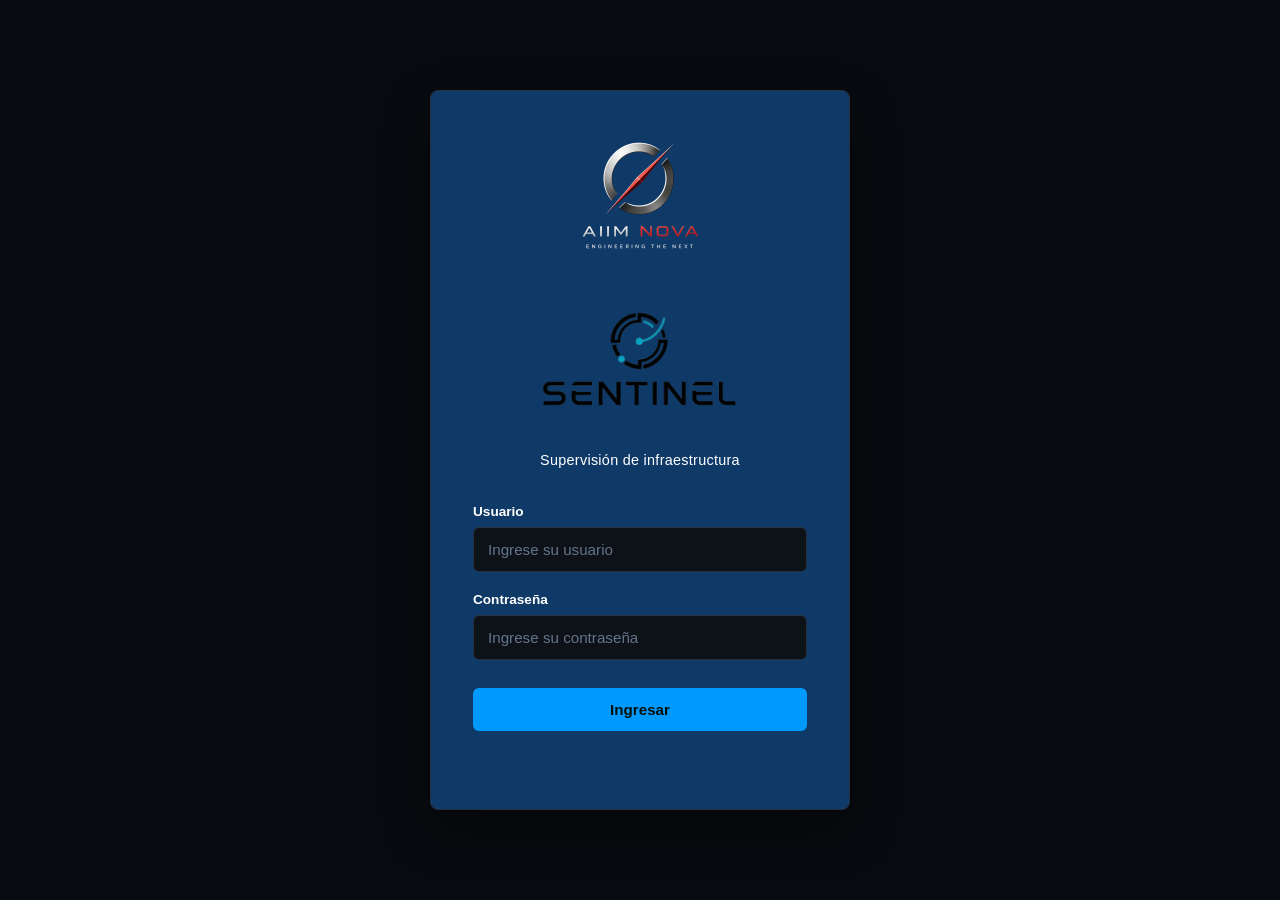
<file: index.html>
<!DOCTYPE html>
<html lang="es">
<head>
    <meta charset="UTF-8">
    <meta name="viewport" content="width=device-width, initial-scale=1.0">

    <title>SENTINEL | AIIM Nova</title>

    <meta 
        name="description" 
        content="SENTINEL - Plataforma de supervisión de infraestructura de AIIM Nova."
    >

    <link rel="stylesheet" href="css/style.css">
</head>

<body>

    <main class="login-container">

        <section class="login-panel">

            <div class="brand">

                <div class="brand-aiim">

                    <img
                        src="assets/AIIMNOVA_color_S.png"
                        alt="AIIM Nova"
                    >

                </div>


                <div class="brand-sentinel">

                    <img
                        src="assets/SENTINEL_color_S.png"
                        alt="SENTINEL"
                    >

                </div>


                <p>
                    Supervisión de infraestructura
                </p>

            </div>

            <form id="login-form">

                <div class="form-group">
                    <label for="username">Usuario</label>

                    <input 
                        type="text"
                        id="username"
                        name="username"
                        placeholder="Ingrese su usuario"
                        autocomplete="username"
                        required
                    >
                </div>

                <div class="form-group">
                    <label for="password">Contraseña</label>

                    <input 
                        type="password"
                        id="password"
                        name="password"
                        placeholder="Ingrese su contraseña"
                        autocomplete="current-password"
                        required
                    >
                </div>

                <button type="submit" id="login-button">
                    Ingresar
                </button>

                <p id="login-message" class="login-message"></p>

            </form>

        </section>

    </main>

    <script src="js/app.js"></script>

</body>
</html>
</file>
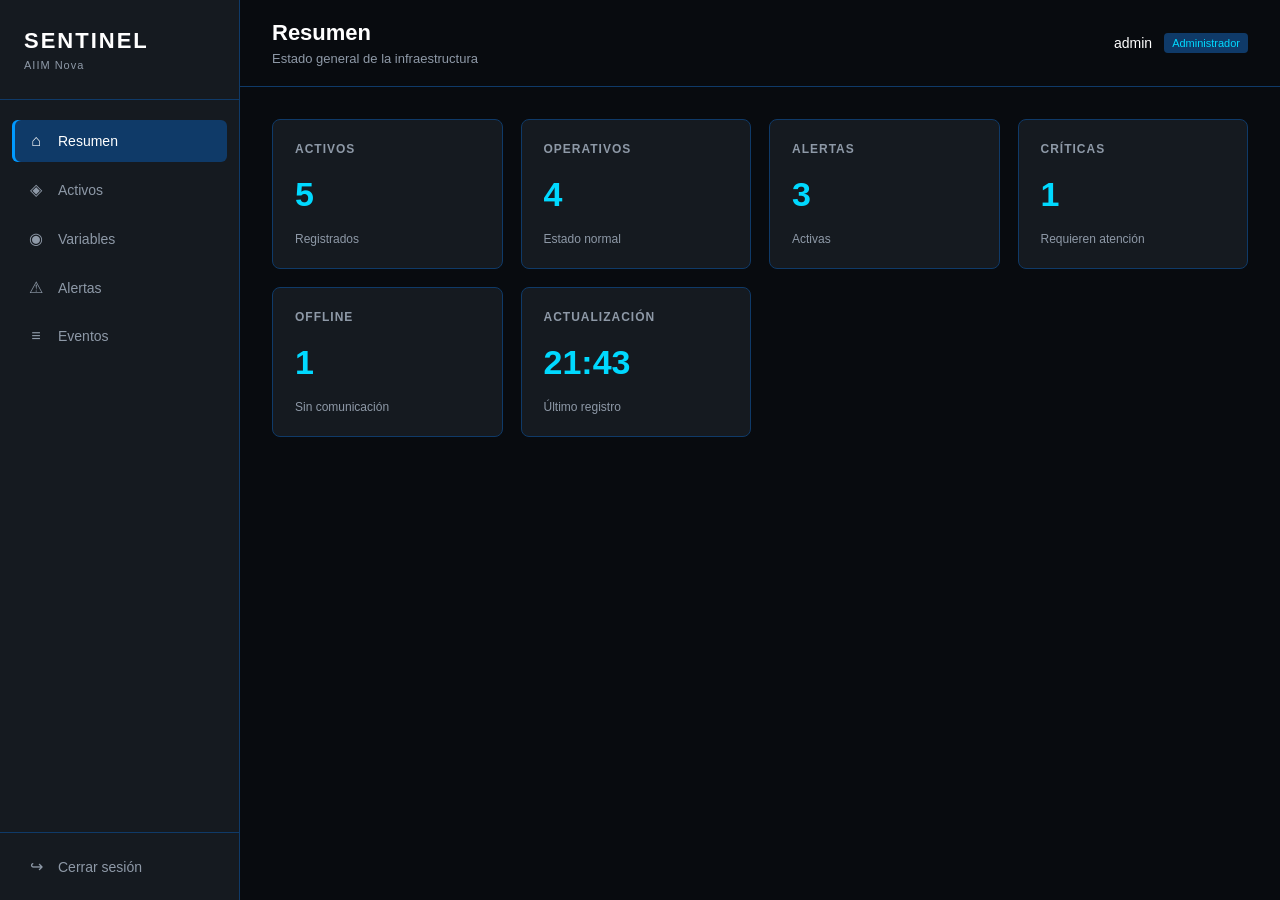
<file: dashboard.html>
<!DOCTYPE html>
<html lang="es">

<head>

    <meta charset="UTF-8">

    <meta
        name="viewport"
        content="width=device-width, initial-scale=1.0"
    >

    <title>SENTINEL | Dashboard</title>

    <link
        rel="stylesheet"
        href="css/dashboard.css"
    >

</head>


<body>

    <!-- =========================================
    SENTINEL
    Dashboard principal
    AIIM Nova
    ========================================== -->


    <!-- ---------- Aplicación ---------- -->

    <div class="app">


        <!-- ---------- Sidebar ---------- -->

        <aside class="sidebar">

            <div class="sidebar-header">

                <h1>SENTINEL</h1>

                <span>AIIM Nova</span>

            </div>


            <nav class="sidebar-menu">

                <button
                    class="menu-item active"
                    data-view="resumen"
                >
                    <span>⌂</span>
                    <span>Resumen</span>
                </button>


                <button
                    class="menu-item"
                    data-view="activos"
                >
                    <span>◈</span>
                    <span>Activos</span>
                </button>


                <button
                    class="menu-item"
                    data-view="variables"
                >
                    <span>◉</span>
                    <span>Variables</span>
                </button>


                <button
                    class="menu-item"
                    data-view="alertas"
                >
                    <span>⚠</span>
                    <span>Alertas</span>
                </button>


                <button
                    class="menu-item"
                    data-view="eventos"
                >
                    <span>≡</span>
                    <span>Eventos</span>
                </button>

            </nav>


            <div class="sidebar-footer">

                <button
                    class="menu-item"
                    id="logout-button"
                >
                    <span>↪</span>
                    <span>Cerrar sesión</span>
                </button>

            </div>

        </aside>


        <!-- ---------- Contenido ---------- -->

        <main class="main-content">


            <!-- ---------- Header ---------- -->

            <header class="topbar">

                <div>

                    <h2 id="page-title">
                        Resumen
                    </h2>

                    <p id="page-description">
                        Estado general de la infraestructura
                    </p>

                </div>


                <div class="user-info">

                    <span id="user-name">
                        Usuario
                    </span>

                    <span
                        id="user-role"
                        class="user-role"
                    >
                        —
                    </span>

                </div>

            </header>


            <!-- ---------- Vistas ---------- -->

            <section
                id="view-container"
                class="view-container"
            >


                <!-- ===== RESUMEN ===== -->

                <div
                    id="view-resumen"
                    class="dashboard-view active"
                >

                    <div class="cards-grid">

                        <div class="status-card">

                            <span class="card-label">
                                Activos
                            </span>

                            <strong
                                class="card-value"
                                id="total-assets"
                            >
                                0
                            </strong>

                            <span class="card-status">
                                Registrados
                            </span>

                        </div>


                        <div class="status-card">

                            <span class="card-label">
                                Operativos
                            </span>

                            <strong
                                class="card-value"
                                id="operational-assets"
                            >
                                0
                            </strong>

                            <span class="card-status">
                                Estado normal
                            </span>

                        </div>


                        <div class="status-card">

                            <span class="card-label">
                                Alertas
                            </span>

                            <strong
                                class="card-value"
                                id="total-alerts"
                            >
                                0
                            </strong>

                            <span class="card-status">
                                Activas
                            </span>

                        </div>


                        <div class="status-card">

                            <span class="card-label">
                                Críticas
                            </span>

                            <strong
                                class="card-value"
                                id="critical-alerts"
                            >
                                0
                            </strong>

                            <span class="card-status">
                                Requieren atención
                            </span>

                        </div>


                        <div class="status-card">

                            <span class="card-label">
                                Offline
                            </span>

                            <strong
                                class="card-value"
                                id="offline-assets"
                            >
                                0
                            </strong>

                            <span class="card-status">
                                Sin comunicación
                            </span>

                        </div>


                        <div class="status-card">

                            <span class="card-label">
                                Actualización
                            </span>

                            <strong
                                class="card-value"
                                id="last-update"
                            >
                                —
                            </strong>

                            <span class="card-status">
                                Último registro
                            </span>

                        </div>

                    </div>

                </div>


                <!-- ===== ACTIVOS ===== -->

                <div
                    id="view-activos"
                    class="dashboard-view"
                >

                    <div class="view-header">

                        <h3>Activos</h3>

                        <p>
                            Infraestructura registrada en SENTINEL.
                        </p>

                    </div>


                    <div
                        id="assets-container"
                        class="cards-grid"
                    >

                        <!--
                        dashboard.js
                        generará las tarjetas aquí.
                        -->

                    </div>

                </div>


                <!-- ===== VARIABLES ===== -->

                <div
                    id="view-variables"
                    class="dashboard-view"
                >

                    <div class="view-header">

                        <h3>Variables</h3>

                        <p>
                            Variables supervisadas actualmente.
                        </p>

                    </div>


                    <div
                        id="variables-container"
                        class="cards-grid"
                    >

                        <!--
                        Las tarjetas se generarán
                        dinámicamente.
                        -->

                    </div>

                </div>


                <!-- ===== ALERTAS ===== -->

                <div
                    id="view-alertas"
                    class="dashboard-view"
                >

                    <div class="view-header">

                        <h3>Alertas</h3>

                        <p>
                            Eventos que requieren atención.
                        </p>

                    </div>


                    <div
                        id="alerts-container"
                        class="alerts-container"
                    >

                        <!--
                        Las alertas se generarán
                        dinámicamente.
                        -->

                    </div>

                </div>


                <!-- ===== EVENTOS ===== -->

                <div
                    id="view-eventos"
                    class="dashboard-view"
                >

                    <div class="view-header">

                        <h3>Eventos</h3>

                        <p>
                            Historial de actividad de SENTINEL.
                        </p>

                    </div>


                    <div
                        id="events-container"
                        class="events-container"
                    >

                        <!--
                        Los eventos se generarán
                        dinámicamente.
                        -->

                    </div>

                </div>

                <!-- ===== DETALLE ===== -->

                <div
                    id="view-detalle"
                    class="dashboard-view"
                >

                    <div class="detail-header">

                        <button
                            id="detail-back-button"
                            class="detail-back-button"
                        >
                            ← Volver
                        </button>

                        <div>

                            <span
                                id="detail-type"
                                class="detail-type"
                            >
                                —
                            </span>

                            <h3 id="detail-title">
                                Detalle
                            </h3>

                            <p id="detail-subtitle">
                                —
                            </p>

                        </div>

                    </div>


                    <div
                        id="detail-content"
                        class="detail-content"
                    >

                        <!--
                        El contenido será generado
                        dinámicamente por dashboard.js.
                        -->

                    </div>

                </div>

                <!-- ===== HISTORICO ===== -->

                <div id="view-historico" class="dashboard-view">

                    <div class="detail-header">

                        <button id="historico-back-button" class="back-button">
                            ← Volver
                        </button>

                        <div>
                            <span id="historico-type" class="detail-type"></span>
                            <h2 id="historico-title" class="detail-title"></h2>
                            <p id="historico-subtitle" class="detail-subtitle"></p>
                        </div>

                    </div>


                    <!-- CONTROLES -->

                    <div class="historico-controls">

                        <div class="control-group">

                            <span class="control-label">Ventana</span>

                            <div class="history-controls" id="historico-range-buttons">
                                <button class="history-range active" data-range="1h">1 h</button>
                                <button class="history-range" data-range="6h">6 h</button>
                                <button class="history-range" data-range="24h">24 h</button>
                                <button class="history-range" data-range="7d">7 días</button>
                                <button class="history-range" data-range="30d">30 días</button>
                            </div>

                        </div>


                        <div class="control-group">

                            <span class="control-label">Filtro de hora</span>

                            <select id="historico-hour-mode" class="historico-select">
                                <option value="ninguno">Sin filtro</option>
                                <option value="especifica">Hora específica</option>
                                <option value="rango">Rango horario</option>
                            </select>


                            <!-- Hora específica -->

                            <select id="historico-hour-value" class="historico-select" style="display: none;">
                                <!-- Se llena dinámicamente con JS: 00:00 a 23:00 -->
                            </select>


                            <!-- Rango horario -->

                            <div id="historico-hour-range" class="historico-hour-range" style="display: none;">

                                <select id="historico-hour-start" class="historico-select">
                                    <!-- 00 a 23 -->
                                </select>

                                <span>a</span>

                                <select id="historico-hour-end" class="historico-select">
                                    <!-- 00 a 23 -->
                                </select>

                            </div>


                            <button id="historico-hour-clear" class="historico-clear-btn" style="display: none;">
                                Quitar filtro
                            </button>

                        </div>

                    </div>


                    <!-- GRÁFICA -->

                    <div class="detail-card detail-card-wide">

                        <div class="detail-card-title">Tendencia</div>

                        <div id="historico-summary" class="history-summary"></div>

                        <div id="historico-chart-container" class="historico-chart-container">

                            <div id="historico-tooltip" class="historico-tooltip"></div>

                        </div>

                    </div>

                </div>


            </section>

        </main>

    </div>


    <script src="js/dashboard.js"></script>

</body>

</html>
</file>
<file: css/style.css>
/* =========================================
   SENTINEL
   Estilos principales - Login
   AIIM Nova
   ========================================= */


/* ---------- Variables ---------- */

:root {

    /* =========================================
       AIIM NOVA / SENTINEL
       PALETA PRINCIPAL
    ========================================= */

    --color-background: #080B0F;
    --color-surface: #0F3A68;

    --color-white: #FFFFFF;

    --color-primary-dark: #0F3A68;
    --color-primary: #0099FF;
    --color-cyan: #00D9FF;

    --color-text-secondary: #FFFFFF;


    /* =========================================
       LOGIN
       Variables semánticas
    ========================================= */

    --bg-primary: var(--color-background);
    --bg-secondary: #0D1218;
    --panel: var(--color-surface);

    --border: #26313D;

    --text-primary: var(--color-white);
    --text-secondary: var(--color-text-secondary);

    --accent: var(--color-primary);
    --accent-hover: var(--color-cyan);

    --input-bg: #0D1218;

    --danger: #FF4D5A;

    --radius: 8px;

}


/* ---------- Reset ---------- */

* {
    margin: 0;
    padding: 0;
    box-sizing: border-box;
}


html,
body {
    width: 100%;
    min-height: 100%;
}


body {
    font-family: Arial, Helvetica, sans-serif;

    background: var(--bg-primary);
    color: var(--text-primary);

    min-height: 100vh;

    display: flex;
    align-items: center;
    justify-content: center;

    -webkit-font-smoothing: antialiased;
}


/* ---------- Login Container ---------- */

.login-container {
    width: 100%;
    min-height: 100vh;

    display: flex;
    align-items: center;
    justify-content: center;

    padding: 24px;
}


/* ---------- Login Panel ---------- */

.login-panel {
    width: 100%;
    max-width: 420px;

    background: var(--panel);

    border: 1px solid var(--border);
    border-radius: var(--radius);

    padding: 42px;

    box-shadow:
        0 20px 50px rgba(0, 0, 0, 0.35);
}


/* ---------- Brand ---------- */

.brand {
    display: flex;
    flex-direction: column;
    align-items: center;

    text-align: center;

    margin-bottom: 36px;
}


/* ---------- AIIM Nova ---------- */

.brand-aiim {
    display: flex;
    justify-content: center;
    align-items: center;

    margin-bottom: 22px;
}


.brand-aiim img {
    display: block;

    width: 125px;
    height: auto;

    object-fit: contain;
}


/* ---------- SENTINEL ---------- */

.brand-sentinel {
    display: flex;
    justify-content: center;
    align-items: center;

    margin-bottom: 14px;
}


.brand-sentinel img {
    display: block;

    width: 210px;
    height: auto;

    object-fit: contain;
}


/* ---------- Description ---------- */

.brand p {
    color: var(--text-secondary);

    font-size: 0.9rem;

    letter-spacing: 0.02em;
}


/* ---------- Form ---------- */

#login-form {
    width: 100%;
}


.form-group {
    margin-bottom: 20px;
}


.form-group label {
    display: block;

    margin-bottom: 8px;

    font-size: 0.85rem;
    font-weight: 600;

    color: var(--text-secondary);
}


/* ---------- Inputs ---------- */

.form-group input {
    width: 100%;

    padding: 13px 14px;

    background: var(--input-bg);

    border: 1px solid var(--border);
    border-radius: 6px;

    color: var(--text-primary);

    font-size: 0.95rem;

    outline: none;

    transition:
        border-color 0.2s ease,
        box-shadow 0.2s ease;
}


.form-group input::placeholder {
    color: #64748b;
}


.form-group input:focus {
    border-color: var(--accent);

    box-shadow:
        0 0 0 2px rgba(0, 153, 255, 0.12);
}


/* ---------- Login Button ---------- */

#login-button {
    width: 100%;

    margin-top: 8px;

    padding: 13px 16px;

    border: none;
    border-radius: 6px;

    background: var(--accent);
    color: #06110a;

    font-size: 0.95rem;
    font-weight: 700;

    cursor: pointer;

    transition:
        background 0.2s ease,
        transform 0.1s ease;
}


#login-button:hover {
    background: var(--accent-hover);
}


#login-button:active {
    transform: scale(0.99);
}


/* ---------- Login Message ---------- */

.login-message {
    min-height: 20px;

    margin-top: 16px;

    text-align: center;

    font-size: 0.85rem;

    color: var(--danger);
}


/* ---------- Responsive ---------- */

@media (max-width: 480px) {

    .login-container {
        padding: 16px;
    }

    .login-panel {
        padding: 30px 24px;
    }

    .brand-aiim img {
        width: 105px;
    }


    .brand-sentinel img {
        width: 180px;
    }


    .brand {
        margin-bottom: 30px;
    }
    }



/* =========================================
   SENTINEL
   Dashboard
   ========================================= */


/* ---------- Dashboard Body ---------- */

.dashboard-body {
    display: block;

    min-height: 100vh;

    background: var(--bg-primary);

    color: var(--text-primary);
}


/* ---------- Header ---------- */

.dashboard-header {
    width: 100%;
    height: 64px;

    display: flex;
    align-items: center;
    justify-content: space-between;

    padding: 0 32px;

    background: var(--bg-secondary);

    border-bottom: 1px solid var(--border);
}


/* ---------- Header Brand ---------- */

.header-brand {
    display: flex;
    align-items: center;

    gap: 10px;
}


.brand-name {
    font-size: 1.1rem;
    font-weight: 700;

    letter-spacing: 0.12em;
}


.brand-separator {
    color: #475569;
}


.company-name {
    color: var(--text-secondary);

    font-size: 0.9rem;
}


/* ---------- Header User ---------- */

.header-user {
    display: flex;
    align-items: center;

    gap: 18px;
}


.user-name {
    color: var(--text-secondary);

    font-size: 0.9rem;
}


.logout-button {
    padding: 7px 14px;

    background: transparent;

    border: 1px solid var(--border);
    border-radius: 5px;

    color: var(--text-secondary);

    font-size: 0.8rem;

    cursor: pointer;

    transition:
        background 0.2s ease,
        color 0.2s ease,
        border-color 0.2s ease;
}


.logout-button:hover {
    background: var(--panel);

    color: var(--text-primary);

    border-color: #475569;
}


/* ---------- Main Container ---------- */

.dashboard-container {
    width: 100%;
    max-width: 1400px;

    margin: 0 auto;

    padding: 36px 32px 48px;
}


/* ---------- Dashboard Title ---------- */

.dashboard-title {
    display: flex;
    align-items: flex-end;
    justify-content: space-between;

    margin-bottom: 36px;
}


.dashboard-title h1 {
    margin-bottom: 7px;

    font-size: 1.8rem;
    font-weight: 600;

    letter-spacing: -0.02em;
}


.dashboard-title p {
    color: var(--text-secondary);

    font-size: 0.9rem;
}


/* ---------- Connection Status ---------- */

.connection-status {
    display: flex;
    align-items: center;

    gap: 8px;

    color: var(--text-secondary);

    font-size: 0.8rem;
}


.status-dot {
    display: inline-block;

    width: 8px;
    height: 8px;

    border-radius: 50%;

    background: var(--accent);

    flex-shrink: 0;
}


/* ---------- Assets Section ---------- */

.assets-section {
    width: 100%;
}


.section-header {
    display: flex;
    align-items: center;
    justify-content: space-between;

    margin-bottom: 16px;
}


.section-header h2 {
    font-size: 1rem;
    font-weight: 600;
}


.asset-count {
    color: var(--text-secondary);

    font-size: 0.8rem;
}


/* ---------- Assets Grid ---------- */

.assets-grid {
    display: grid;

    grid-template-columns:
        repeat(auto-fit, minmax(320px, 1fr));

    gap: 18px;
}


/* ---------- Asset Card ---------- */

.asset-card {
    background: var(--panel);

    border: 1px solid var(--border);
    border-radius: var(--radius);

    padding: 24px;

    transition:
        border-color 0.2s ease,
        transform 0.2s ease;
}


.asset-card:hover {
    border-color: #3a4b5a;

    transform: translateY(-1px);
}


/* ---------- Asset Header ---------- */

.asset-header {
    display: flex;
    align-items: flex-start;
    justify-content: space-between;

    gap: 20px;

    padding-bottom: 20px;

    border-bottom: 1px solid var(--border);
}


.asset-type {
    display: block;

    margin-bottom: 6px;

    color: var(--text-secondary);

    font-size: 0.68rem;
    font-weight: 700;

    letter-spacing: 0.12em;
}


.asset-header h3 {
    font-size: 1.1rem;
    font-weight: 600;
}


/* ---------- Asset Status ---------- */

.asset-status {
    display: flex;
    align-items: center;

    gap: 7px;

    white-space: nowrap;

    font-size: 0.78rem;
    font-weight: 600;
}


.status-normal {
    color: var(--accent);
}


.status-warning {
    color: #f59e0b;
}


.status-warning .status-dot {
    background: #f59e0b;
}


/* ---------- Variables ---------- */

.variables-grid {
    display: grid;

    grid-template-columns: repeat(2, 1fr);

    gap: 1px;

    margin: 20px 0;

    background: var(--border);

    border: 1px solid var(--border);
}


.variable {
    min-height: 92px;

    display: flex;
    flex-direction: column;
    justify-content: center;

    padding: 16px;

    background: var(--panel);
}


.variable-name {
    margin-bottom: 8px;

    color: var(--text-secondary);

    font-size: 0.75rem;
}


.variable-value {
    font-size: 1.45rem;
    font-weight: 600;

    letter-spacing: -0.02em;
}


.variable-value small {
    margin-left: 3px;

    color: var(--text-secondary);

    font-size: 0.75rem;
    font-weight: 400;
}


/* ---------- Asset Footer ---------- */

.asset-footer {
    display: flex;
    align-items: center;
    justify-content: space-between;

    padding-top: 16px;

    border-top: 1px solid var(--border);

    color: var(--text-secondary);

    font-size: 0.75rem;
}


.asset-footer strong {
    color: var(--text-primary);

    font-weight: 500;
}


/* ---------- System Information ---------- */

.system-information {
    display: grid;

    grid-template-columns:
        repeat(3, 1fr);

    margin-top: 36px;

    border-top: 1px solid var(--border);
    border-bottom: 1px solid var(--border);
}


.system-item {
    display: flex;
    flex-direction: column;

    gap: 7px;

    padding: 18px 20px;
}


.system-item + .system-item {
    border-left: 1px solid var(--border);
}


.system-item span {
    color: var(--text-secondary);

    font-size: 0.72rem;
}


.system-item strong {
    font-size: 0.85rem;

    font-weight: 500;
}


/* =========================================
   RESPONSIVE
   ========================================= */


/* ---------- Tablet ---------- */

@media (max-width: 768px) {

    .dashboard-header {
        padding: 0 20px;
    }


    .dashboard-container {
        padding: 28px 20px 40px;
    }


    .dashboard-title {
        align-items: flex-start;
        flex-direction: column;

        gap: 16px;

        margin-bottom: 28px;
    }


    .assets-grid {
        grid-template-columns: 1fr;
    }


    .system-information {
        grid-template-columns: 1fr;
    }


    .system-item + .system-item {
        border-left: none;

        border-top: 1px solid var(--border);
    }

}


/* ---------- Mobile ---------- */

@media (max-width: 480px) {

    .dashboard-header {
        height: auto;

        min-height: 64px;

        padding: 14px 16px;
    }


    .header-brand {
        gap: 7px;
    }


    .brand-name {
        font-size: 0.95rem;
    }


    .company-name {
        display: none;
    }


    .user-name {
        display: none;
    }


    .dashboard-container {
        padding: 24px 16px 32px;
    }


    .dashboard-title h1 {
        font-size: 1.5rem;
    }


    .asset-card {
        padding: 18px;
    }


    .asset-header {
        flex-direction: column;

        gap: 12px;
    }


    .variables-grid {
        grid-template-columns: 1fr;
    }


    .variable {
        min-height: 78px;
    }


    .variable-value {
        font-size: 1.3rem;
    }

}
</file>
<file: css/dashboard.css>
/* =========================================
   SENTINEL
   Dashboard principal
   AIIM Nova
========================================= */


/* ---------- Variables de diseño ---------- */

:root {

    --color-background: #080B0F;
    --color-surface: #151A20;

    --color-white: #FFFFFF;

    --color-primary-dark: #0F3A68;
    --color-primary: #0099FF;
    --color-cyan: #00D9FF;

    --color-text-secondary: #8E99A7;

}


/* ---------- Reset ---------- */

* {

    margin: 0;
    padding: 0;

    box-sizing: border-box;

}


html,
body {

    width: 100%;
    height: 100%;

}


body {

    font-family:
        Arial,
        Helvetica,
        sans-serif;

    background:
        var(--color-background);

    color:
        var(--color-white);

}


/* ---------- Aplicación ---------- */

.app {

    display: flex;

    width: 100%;
    min-height: 100vh;

}


/* =========================================
   SIDEBAR
========================================= */

.sidebar {

    width: 240px;
    min-height: 100vh;

    display: flex;
    flex-direction: column;

    background:
        var(--color-surface);

    border-right:
        1px solid var(--color-primary-dark);

}


/* ---------- Cabecera sidebar ---------- */

.sidebar-header {

    padding: 28px 24px;

    border-bottom:
        1px solid var(--color-primary-dark);

}


.sidebar-header h1 {

    font-size: 22px;

    font-weight: 700;

    letter-spacing: 2px;

    color:
        var(--color-white);

}


.sidebar-header span {

    display: block;

    margin-top: 5px;

    font-size: 11px;

    letter-spacing: 1px;

    color:
        var(--color-text-secondary);

}


/* ---------- Menú ---------- */

.sidebar-menu {

    display: flex;

    flex-direction: column;

    gap: 6px;

    padding: 20px 12px;

}


/* ---------- Elementos menú ---------- */

.menu-item {

    width: 100%;

    display: flex;

    align-items: center;

    gap: 12px;

    padding: 12px 14px;

    border: none;

    border-radius: 6px;

    background: transparent;

    color:
        var(--color-text-secondary);

    font-size: 14px;

    text-align: left;

    cursor: pointer;

    transition:
        background 0.2s ease,
        color 0.2s ease;

}


.menu-item span:first-child {

    width: 20px;

    text-align: center;

    font-size: 16px;

}


/* ---------- Hover ---------- */

.menu-item:hover {

    background:
        var(--color-primary-dark);

    color:
        var(--color-white);

}


/* ---------- Activo ---------- */

.menu-item.active {

    background:
        var(--color-primary-dark);

    color:
        var(--color-white);

    box-shadow:
        inset 3px 0 0 var(--color-primary);

}


/* ---------- Footer sidebar ---------- */

.sidebar-footer {

    margin-top: auto;

    padding: 12px;

    border-top:
        1px solid var(--color-primary-dark);

}


/* =========================================
   CONTENIDO PRINCIPAL
========================================= */

.main-content {

    flex: 1;

    min-width: 0;

    background:
        var(--color-background);

}


/* =========================================
   TOPBAR
========================================= */

.topbar {

    min-height: 82px;

    display: flex;

    align-items: center;

    justify-content: space-between;

    padding: 20px 32px;

    border-bottom:
        1px solid var(--color-primary-dark);

}


/* ---------- Título ---------- */

.topbar h2 {

    font-size: 22px;

    font-weight: 600;

    color:
        var(--color-white);

}


.topbar p {

    margin-top: 5px;

    font-size: 13px;

    color:
        var(--color-text-secondary);

}


/* ---------- Usuario ---------- */

.user-info {

    display: flex;

    align-items: center;

    gap: 12px;

    font-size: 14px;

}


#user-name {

    color:
        var(--color-white);

}


.user-role {

    padding: 4px 8px;

    border-radius: 4px;

    background:
        var(--color-primary-dark);

    color:
        var(--color-cyan);

    font-size: 11px;

}


/* =========================================
   CONTENEDOR DE VISTAS
========================================= */

.view-container {

    padding: 32px;

}


/* ---------- Vista ---------- */

.dashboard-view {

    display: none;

}


.dashboard-view.active {

    display: block;

}


/* =========================================
   CABECERA DE VISTA
========================================= */

.view-header {

    margin-bottom: 24px;

}


.view-header h3 {

    font-size: 18px;

    font-weight: 600;

    color:
        var(--color-white);

}


.view-header p {

    margin-top: 6px;

    font-size: 13px;

    color:
        var(--color-text-secondary);

}


/* =========================================
   GRID DE TARJETAS
========================================= */

.cards-grid {

    display: grid;

    grid-template-columns:
        repeat(
            auto-fit,
            minmax(220px, 1fr)
        );

    gap: 18px;

}


/* =========================================
   TARJETAS GENERALES
========================================= */

.status-card,
.asset-card,
.variable-card {

    background: var(--color-surface);

    border:
        1px solid var(--color-primary-dark);

    border-radius: 8px;

    transition:
        border-color 0.2s ease,
        transform 0.2s ease;

}


.status-card:hover,
.asset-card:hover,
.variable-card:hover {

    border-color:
        var(--color-primary);

    transform:
        translateY(-2px);

}


/* =========================================
   TARJETAS DE RESUMEN
========================================= */

.status-card {

    min-height: 150px;

    display: flex;

    flex-direction: column;

    justify-content: space-between;

    padding: 22px;

}


.card-label {

    font-size: 12px;

    font-weight: 600;

    letter-spacing: 1px;

    text-transform: uppercase;

    color:
        var(--color-text-secondary);

}


.card-value {

    margin: 12px 0;

    font-size: 34px;

    font-weight: 600;

    color:
        var(--color-cyan);

}


.card-status {

    font-size: 12px;

    color:
        var(--color-text-secondary);

}


/* =========================================
   TARJETAS DE ACTIVOS
========================================= */

.asset-card {

    min-height: 170px;

    padding: 20px;

}


.asset-header {

    display: flex;

    align-items: center;

    justify-content: space-between;

    margin-bottom: 20px;

}


.asset-type {

    font-size: 11px;

    text-transform: uppercase;

    letter-spacing: 1px;

    color:
        var(--color-text-secondary);

}


.asset-id {

    font-size: 11px;

    color:
        var(--color-primary);

}


.asset-name {

    font-size: 20px;

    font-weight: 600;

    color:
        var(--color-white);

}


.asset-location {

    margin-top: 8px;

    font-size: 13px;

    color:
        var(--color-text-secondary);

}


.asset-status {

    display: inline-flex;

    align-items: center;

    gap: 7px;

    margin-top: 20px;

    font-size: 12px;

    text-transform: uppercase;

    letter-spacing: 0.5px;

}


/* =========================================
   TARJETAS DE VARIABLES
========================================= */

.variable-card {

    min-height: 180px;

    padding: 20px;

}


.variable-header {

    display: flex;

    align-items: center;

    justify-content: space-between;

}


.variable-name {

    font-size: 13px;

    font-weight: 600;

    text-transform: uppercase;

    letter-spacing: 0.8px;

    color:
        var(--color-text-secondary);

}


.variable-id {

    font-size: 10px;

    color:
        var(--color-primary);

}


.variable-value {

    margin-top: 24px;

    font-size: 36px;

    font-weight: 600;

    color:
        var(--color-cyan);

}


.variable-asset {

    margin-top: 8px;

    font-size: 12px;

    color:
        var(--color-text-secondary);

}


.variable-status {

    margin-top: 20px;

    font-size: 11px;

    text-transform: uppercase;

}


/* =========================================
   ESTADOS
========================================= */

.status-normal {

    color:
        #22c55e;

}


.status-warning {

    color:
        #f59e0b;

}


.status-critical {

    color:
        #ef4444;

}


.status-offline {

    color:
        #8E99A7;

}


/* =========================================
   ALERTAS
========================================= */

.alerts-container {

    display: flex;

    flex-direction: column;

    gap: 10px;

}


.alert-item {

    display: grid;

    grid-template-columns:
        110px
        1fr
        130px
        80px;

    align-items: center;

    gap: 15px;

    padding: 16px 18px;

    background:
        var(--color-surface);

    border:
        1px solid var(--color-primary-dark);

    border-radius: 6px;

}


.alert-severity {

    font-size: 11px;

    font-weight: 600;

    text-transform: uppercase;

}


.alert-variable {

    color:
        var(--color-white);

    font-size: 14px;

}


.alert-asset {

    color:
        var(--color-text-secondary);

    font-size: 12px;

}


.alert-time {

    color:
        var(--color-text-secondary);

    font-size: 12px;

    text-align: right;

}


/* =========================================
   EVENTOS
========================================= */

.events-container {

    display: flex;

    flex-direction: column;

    gap: 8px;

}


.event-item {

    display: grid;

    grid-template-columns:
        80px
        160px
        1fr;

    align-items: center;

    padding: 14px 18px;

    background:
        var(--color-surface);

    border:
        1px solid var(--color-primary-dark);

    border-radius: 6px;

}


.event-time {

    color:
        var(--color-primary);

    font-size: 12px;

    font-weight: 600;

}


.event-asset {

    color:
        var(--color-white);

    font-size: 13px;

}


.event-description {

    color:
        var(--color-text-secondary);

    font-size: 13px;

}


/* =========================================
   RESPONSIVE
========================================= */

@media (max-width: 800px) {

    .sidebar {

        width: 190px;

    }


    .topbar {

        padding:
            18px 20px;

    }


    .view-container {

        padding:
            20px;

    }


    .alert-item {

        grid-template-columns:
            1fr 1fr;

    }


    .alert-time {

        text-align: left;

    }


    .event-item {

        grid-template-columns:
            70px 1fr;

    }


    .event-description {

        grid-column:
            2;

    }

}


@media (max-width: 600px) {

    .app {

        flex-direction: column;

    }


    .sidebar {

        width: 100%;

        min-height: auto;

    }


    .sidebar-header {

        padding:
            18px 20px;

    }


    .sidebar-menu {

        flex-direction: row;

        overflow-x: auto;

        padding:
            10px;

    }


    .sidebar-menu .menu-item {

        min-width: max-content;

    }


    .sidebar-footer {

        display: none;

    }


    .topbar {

        align-items: flex-start;

        gap: 15px;

        flex-direction: column;

    }


    .cards-grid {

        grid-template-columns:
            1fr;

    }


    .alert-item {

        grid-template-columns:
            1fr;

    }


    .event-item {

        grid-template-columns:
            1fr;

        gap: 6px;

    }


    .event-description {

        grid-column:
            auto;

    }

}

/* =========================================
   DETALLE
========================================= */

.detail-header {

    display: flex;

    align-items: flex-start;

    gap: 20px;

    margin-bottom: 28px;

}


.detail-back-button {

    padding: 9px 14px;

    border:
        1px solid var(--color-primary-dark);

    border-radius: 6px;

    background:
        var(--color-surface);

    color:
        var(--color-text-secondary);

    cursor: pointer;

    font-size: 13px;

    transition:
        background 0.2s ease,
        color 0.2s ease,
        border-color 0.2s ease;

}


.detail-back-button:hover {

    background:
        var(--color-primary-dark);

    color:
        var(--color-white);

    border-color:
        var(--color-primary);

}


.detail-type {

    display: block;

    margin-bottom: 5px;

    color:
        var(--color-primary);

    font-size: 11px;

    font-weight: 600;

    text-transform: uppercase;

    letter-spacing: 1px;

}


.detail-header h3 {

    font-size: 24px;

    font-weight: 600;

    color:
        var(--color-white);

}


.detail-header p {

    margin-top: 5px;

    font-size: 13px;

    color:
        var(--color-text-secondary);

}


/* =========================================
   CONTENIDO DEL DETALLE
========================================= */

.detail-content {

    display: grid;

    grid-template-columns:
        repeat(
            auto-fit,
            minmax(220px, 1fr)
        );

    gap: 18px;

}


/* =========================================
   BLOQUES DEL DETALLE
========================================= */

.detail-card {

    padding: 22px;

    background:
        var(--color-surface);

    border:
        1px solid var(--color-primary-dark);

    border-radius: 8px;

}


.detail-card-title {

    margin-bottom: 18px;

    color:
        var(--color-text-secondary);

    font-size: 11px;

    font-weight: 600;

    text-transform: uppercase;

    letter-spacing: 1px;

}


.detail-card-value {

    color:
        var(--color-white);

    font-size: 20px;

    font-weight: 600;

}


.detail-card-value.highlight {

    color:
        var(--color-cyan);

    font-size: 32px;

}


.detail-card-description {

    margin-top: 8px;

    color:
        var(--color-text-secondary);

    font-size: 12px;

}


/* =========================================
   INFORMACIÓN DEL ACTIVO
========================================= */

.detail-info-list {

    display: flex;

    flex-direction: column;

    gap: 12px;

}


.detail-info-row {

    display: flex;

    justify-content: space-between;

    gap: 15px;

    padding-bottom: 10px;

    border-bottom:
        1px solid var(--color-primary-dark);

}


.detail-info-label {

    color:
        var(--color-text-secondary);

    font-size: 12px;

}


.detail-info-value {

    color:
        var(--color-white);

    font-size: 12px;

    text-align: right;

}


/* =========================================
   VARIABLE EN DETALLE
========================================= */

.detail-variable-value {

    margin: 15px 0;

    color:
        var(--color-cyan);

    font-size: 42px;

    font-weight: 600;

}


.detail-variable-unit {

    margin-left: 5px;

    color:
        var(--color-text-secondary);

    font-size: 18px;

}


/* =========================================
   RESPONSIVE
========================================= */

@media (max-width: 600px) {

    .detail-header {

        flex-direction: column;

        gap: 12px;

    }


    .detail-header h3 {

        font-size: 20px;

    }


    .detail-content {

        grid-template-columns:
            1fr;

    }

}

/* =========================================
   VARIABLES DENTRO DEL DETALLE DE ACTIVO
========================================= */

.detail-card-wide {

    grid-column:
        1 / -1;

}


.detail-variables-list {

    display: flex;

    flex-direction: column;

    gap: 8px;

}


.detail-variable-row {

    display: grid;

    grid-template-columns:
        1fr
        150px
        110px;

    align-items: center;

    gap: 15px;

    padding: 14px;

    background:
        var(--color-background);

    border:
        1px solid var(--color-primary-dark);

    border-radius: 6px;

    cursor: pointer;

    transition:
        border-color 0.2s ease,
        background 0.2s ease;

}


.detail-variable-row:hover {

    border-color:
        var(--color-primary);

    background:
        var(--color-primary-dark);

}


.detail-variable-name {

    display: block;

    color:
        var(--color-white);

    font-size: 13px;

    font-weight: 600;

}


.detail-variable-id {

    display: block;

    margin-top: 4px;

    color:
        var(--color-text-secondary);

    font-size: 10px;

}


.detail-variable-current {

    color:
        var(--color-cyan);

    font-size: 17px;

    font-weight: 600;

}


.detail-variable-status {

    font-size: 10px;

    text-align: right;

}


@media (max-width: 600px) {

    .detail-variable-row {

        grid-template-columns:
            1fr;

    }


    .detail-variable-status {

        text-align: left;

    }

}

/* =========================================
   HISTÓRICO DE VARIABLES
========================================= */

.history-controls {

    display: flex;

    flex-wrap: wrap;

    gap: 6px;

    margin-bottom: 20px;

}


.history-range {

    padding: 7px 12px;

    border:
        1px solid var(--color-primary-dark);

    border-radius: 5px;

    background:
        var(--color-background);

    color:
        var(--color-text-secondary);

    font-size: 11px;

    cursor: pointer;

    transition:
        background 0.2s ease,
        color 0.2s ease,
        border-color 0.2s ease;

}


.history-range:hover {

    border-color:
        var(--color-primary);

    color:
        var(--color-white);

}


.history-range.active {

    background:
        var(--color-primary-dark);

    border-color:
        var(--color-primary);

    color:
        var(--color-white);

}


.variable-history-chart {

    width: 100%;

    min-height: 280px;

    position: relative;

}

/*--------------------------------*/
.history-chart-svg {
    margin-top: 12px;
}

.sparkline {
    width: 100%;
    height: 160px;
    color: var(--accent-color, #3b82f6);
}

.historico-controls {
    display: flex;
    flex-wrap: wrap;
    gap: 24px;
    align-items: flex-end;
    margin-bottom: 16px;
}

.control-group {
    display: flex;
    flex-direction: column;
    gap: 6px;
}

.control-label {
    font-size: 11px;
    text-transform: uppercase;
    letter-spacing: .04em;
    color: var(--text-secondary, #8b93a1);
}

.historico-select {
    background: var(--bg-elevated, #1a1f29);
    color: var(--text-primary, #e6e9ef);
    border: 1px solid var(--border-color, #2a2f3a);
    border-radius: 6px;
    padding: 6px 10px;
    font-size: 13px;
}

.historico-hour-range {
    display: flex;
    align-items: center;
    gap: 8px;
}

.historico-clear-btn {
    background: transparent;
    border: 1px solid var(--border-color, #2a2f3a);
    color: var(--text-secondary, #8b93a1);
    border-radius: 6px;
    padding: 6px 10px;
    font-size: 12px;
    cursor: pointer;
    width: fit-content;
}

.historico-chart-container {
    position: relative;
    width: 100%;
}

.historico-tooltip {
    position: absolute;
    pointer-events: none;
    background: var(--bg-elevated, #1a1f29);
    border: 1px solid var(--border-color, #2a2f3a);
    border-radius: 6px;
    padding: 6px 10px;
    font-size: 12px;
    line-height: 1.4;
    white-space: nowrap;
    opacity: 0;
    transform: translate(-50%, -110%);
    transition: opacity .1s ease;
    z-index: 10;
}

.historico-tooltip.visible {
    opacity: 1;
}

.chart-hover-line {
    stroke: var(--text-secondary, #8b93a1);
    stroke-width: 1;
    stroke-dasharray: 3 3;
    opacity: 0;
}

.chart-hover-point {
    fill: var(--accent-color, #3b82f6);
    stroke: var(--bg-elevated, #1a1f29);
    stroke-width: 2;
    opacity: 0;
}

.btn-secondary {
    margin-top: 12px;
    background: var(--bg-elevated, #1a1f29);
    border: 1px solid var(--border-color, #2a2f3a);
    color: var(--text-primary, #e6e9ef);
    border-radius: 6px;
    padding: 8px 14px;
    font-size: 13px;
    cursor: pointer;
}

.history-chart-svg {
    width: 100%;
    aspect-ratio: 700 / 220;
    max-width: 1000px;
}

.sparkline {
    width: 100%;
    height: 100%;
    display: block;
}

.chart-axis-label {
    fill: white;
}

.chart-unit-label {
    fill: white;
}

.chart-axis-line {
    stroke: rgba(255, 255, 255, 0.35);
}

.chart-grid-line {
    stroke: rgba(255, 255, 255, 0.10);
}

.chart-axis-label {
    fill: #ffffff;
}

.chart-axis-line {
    stroke: rgba(255, 255, 255, 0.35);
}

.chart-grid-line {
    stroke: rgba(255, 255, 255, 0.10);
}
</file>
